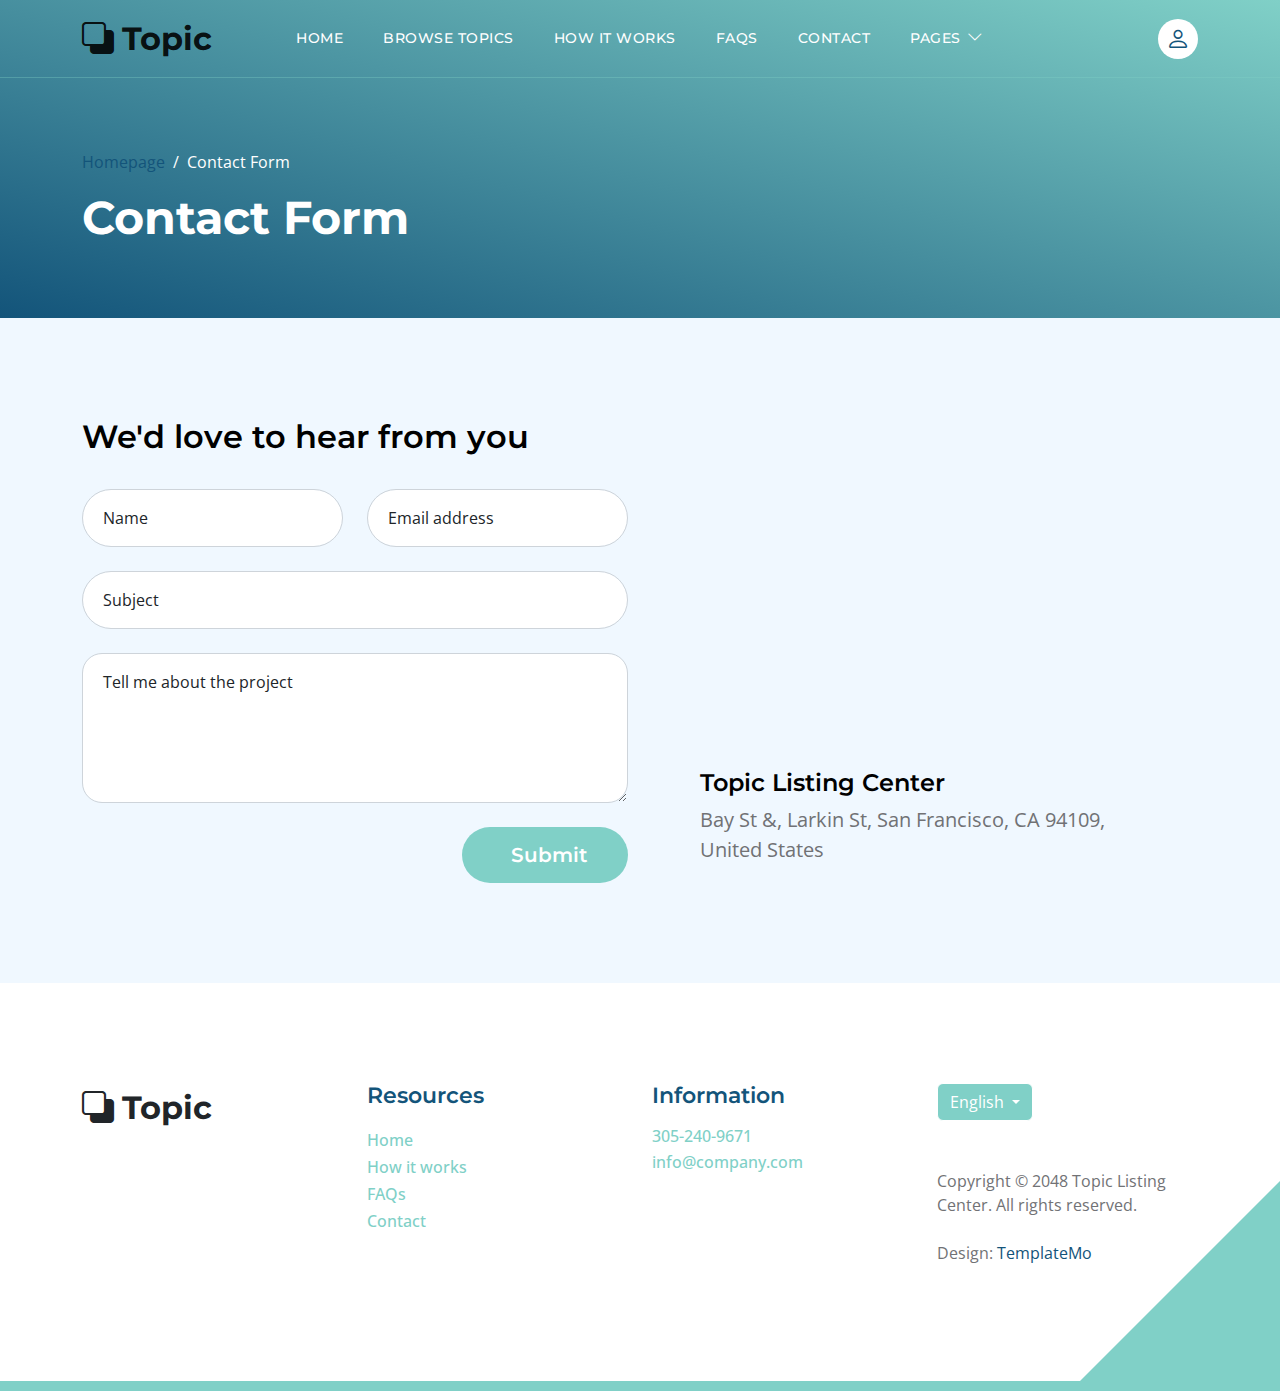
<file: contact.html>
<!doctype html>
<html lang="en">
<head>
    <meta charset="utf-8">
    <meta name="viewport" content="width=device-width, initial-scale=1">

    <meta name="description" content="">
    <meta name="author" content="">

    <title>Topic Listing Contact Page</title>

    <!-- CSS FILES -->
    <link rel="preconnect" href="https://fonts.googleapis.com">

    <link rel="preconnect" href="https://fonts.gstatic.com" crossorigin>

    <link href="https://fonts.googleapis.com/css2?family=Montserrat:wght@500;600;700&family=Open+Sans&display=swap"
          rel="stylesheet">

    <link href="css/bootstrap.min.css" rel="stylesheet">

    <link href="css/bootstrap-icons.css" rel="stylesheet">

    <link href="css/templatemo-topic-listing.css" rel="stylesheet">
    <!--

    TemplateMo 590 topic listing

    https://templatemo.com/tm-590-topic-listing

    -->
</head>

<body class="topics-listing-page" id="top">

<main>

    <nav class="navbar navbar-expand-lg">
        <div class="container">
            <a class="navbar-brand" href="index.html">
                <i class="bi-back"></i>
                <span>Topic</span>
            </a>

            <div class="d-lg-none ms-auto me-4">
                <a href="#top" class="navbar-icon bi-person smoothscroll"></a>
            </div>

            <button class="navbar-toggler" type="button" data-bs-toggle="collapse" data-bs-target="#navbarNav"
                    aria-controls="navbarNav" aria-expanded="false" aria-label="Toggle navigation">
                <span class="navbar-toggler-icon"></span>
            </button>

            <div class="collapse navbar-collapse" id="navbarNav">
                <ul class="navbar-nav ms-lg-5 me-lg-auto">
                    <li class="nav-item">
                        <a class="nav-link click-scroll" href="index.html#section_1">Home</a>
                    </li>

                    <li class="nav-item">
                        <a class="nav-link click-scroll" href="index.html#section_2">Browse Topics</a>
                    </li>

                    <li class="nav-item">
                        <a class="nav-link click-scroll" href="index.html#section_3">How it works</a>
                    </li>

                    <li class="nav-item">
                        <a class="nav-link click-scroll" href="index.html#section_4">FAQs</a>
                    </li>

                    <li class="nav-item">
                        <a class="nav-link click-scroll" href="index.html#section_5">Contact</a>
                    </li>

                    <li class="nav-item dropdown">
                        <a class="nav-link dropdown-toggle" href="#section_5" id="navbarLightDropdownMenuLink"
                           role="button" data-bs-toggle="dropdown" aria-expanded="false">Pages</a>

                        <ul class="dropdown-menu dropdown-menu-light" aria-labelledby="navbarLightDropdownMenuLink">
                            <li><a class="dropdown-item" href="topics-listing.html">Topics Listing</a></li>

                            <li><a class="dropdown-item active" href="contact.html">Contact Form</a></li>
                        </ul>
                    </li>
                </ul>

                <div class="d-none d-lg-block">
                    <a href="#top" class="navbar-icon bi-person smoothscroll"></a>
                </div>
            </div>
        </div>
    </nav>


    <header class="site-header d-flex flex-column justify-content-center align-items-center">
        <div class="container">
            <div class="row align-items-center">

                <div class="col-lg-5 col-12">
                    <nav aria-label="breadcrumb">
                        <ol class="breadcrumb">
                            <li class="breadcrumb-item"><a href="index.html">Homepage</a></li>

                            <li class="breadcrumb-item active" aria-current="page">Contact Form</li>
                        </ol>
                    </nav>

                    <h2 class="text-white">Contact Form</h2>
                </div>

            </div>
        </div>
    </header>


    <section class="section-padding section-bg">
        <div class="container">
            <div class="row">

                <div class="col-lg-12 col-12">
                    <h3 class="mb-4 pb-2">We'd love to hear from you</h3>
                </div>

                <div class="col-lg-6 col-12">
                    <form action="#" method="post" class="custom-form contact-form" role="form">
                        <div class="row">
                            <div class="col-lg-6 col-md-6 col-12">
                                <div class="form-floating">
                                    <input type="text" name="name" id="name" class="form-control" placeholder="Name"
                                           required="">

                                    <label for="floatingInput">Name</label>
                                </div>
                            </div>

                            <div class="col-lg-6 col-md-6 col-12">
                                <div class="form-floating">
                                    <input type="email" name="email" id="email" pattern="[^ @]*@[^ @]*"
                                           class="form-control" placeholder="Email address" required="">

                                    <label for="floatingInput">Email address</label>
                                </div>
                            </div>

                            <div class="col-lg-12 col-12">
                                <div class="form-floating">
                                    <input type="text" name="subject" id="name" class="form-control" placeholder="Name"
                                           required="">

                                    <label for="floatingInput">Subject</label>
                                </div>

                                <div class="form-floating">
                                    <textarea class="form-control" id="message" name="message"
                                              placeholder="Tell me about the project"></textarea>

                                    <label for="floatingTextarea">Tell me about the project</label>
                                </div>
                            </div>

                            <div class="col-lg-4 col-12 ms-auto">
                                <button type="submit" class="form-control">Submit</button>
                            </div>

                        </div>
                    </form>
                </div>

                <div class="col-lg-5 col-12 mx-auto mt-5 mt-lg-0">
                    <iframe class="google-map"
                            src="https://www.google.com/maps/embed?pb=!1m18!1m12!1m3!1d2595.065641062665!2d-122.4230416990949!3d37.80335401520422!2m3!1f0!2f0!3f0!3m2!1i1024!2i768!4f13.1!3m3!1m2!1s0x80858127459fabad%3A0x808ba520e5e9edb7!2sFrancisco%20Park!5e1!3m2!1sen!2sth!4v1684340239744!5m2!1sen!2sth"
                            width="100%" height="250" style="border:0;" allowfullscreen="" loading="lazy"
                            referrerpolicy="no-referrer-when-downgrade"></iframe>

                    <h5 class="mt-4 mb-2">Topic Listing Center</h5>

                    <p>Bay St &amp;, Larkin St, San Francisco, CA 94109, United States</p>
                </div>

            </div>
        </div>
    </section>
</main>

<footer class="site-footer section-padding">
    <div class="container">
        <div class="row">

            <div class="col-lg-3 col-12 mb-4 pb-2">
                <a class="navbar-brand mb-2" href="index.html">
                    <i class="bi-back"></i>
                    <span>Topic</span>
                </a>
            </div>

            <div class="col-lg-3 col-md-4 col-6">
                <h6 class="site-footer-title mb-3">Resources</h6>

                <ul class="site-footer-links">
                    <li class="site-footer-link-item">
                        <a href="#" class="site-footer-link">Home</a>
                    </li>

                    <li class="site-footer-link-item">
                        <a href="#" class="site-footer-link">How it works</a>
                    </li>

                    <li class="site-footer-link-item">
                        <a href="#" class="site-footer-link">FAQs</a>
                    </li>

                    <li class="site-footer-link-item">
                        <a href="#" class="site-footer-link">Contact</a>
                    </li>
                </ul>
            </div>

            <div class="col-lg-3 col-md-4 col-6 mb-4 mb-lg-0">
                <h6 class="site-footer-title mb-3">Information</h6>

                <p class="text-white d-flex mb-1">
                    <a href="tel: 305-240-9671" class="site-footer-link">
                        305-240-9671
                    </a>
                </p>

                <p class="text-white d-flex">
                    <a href="mailto:info@company.com" class="site-footer-link">
                        info@company.com
                    </a>
                </p>
            </div>

            <div class="col-lg-3 col-md-4 col-12 mt-4 mt-lg-0 ms-auto">
                <div class="dropdown">
                    <button class="btn btn-secondary dropdown-toggle" type="button" data-bs-toggle="dropdown"
                            aria-expanded="false">
                        English
                    </button>

                    <ul class="dropdown-menu">
                        <li>
                            <button class="dropdown-item" type="button">Thai</button>
                        </li>

                        <li>
                            <button class="dropdown-item" type="button">Myanmar</button>
                        </li>

                        <li>
                            <button class="dropdown-item" type="button">Arabic</button>
                        </li>
                    </ul>
                </div>

                <p class="copyright-text mt-lg-5 mt-4">Copyright © 2048 Topic Listing Center. All rights reserved.
                    <br><br>Design: <a rel="nofollow" href="https://templatemo.com" target="_blank">TemplateMo</a></p>

            </div>

        </div>
    </div>
</footer>

<!-- JAVASCRIPT FILES -->
<script src="js/jquery.min.js"></script>
<script src="js/bootstrap.bundle.min.js"></script>
<script src="js/jquery.sticky.js"></script>
<script src="js/custom.js"></script>

</body>
</html>
</file>
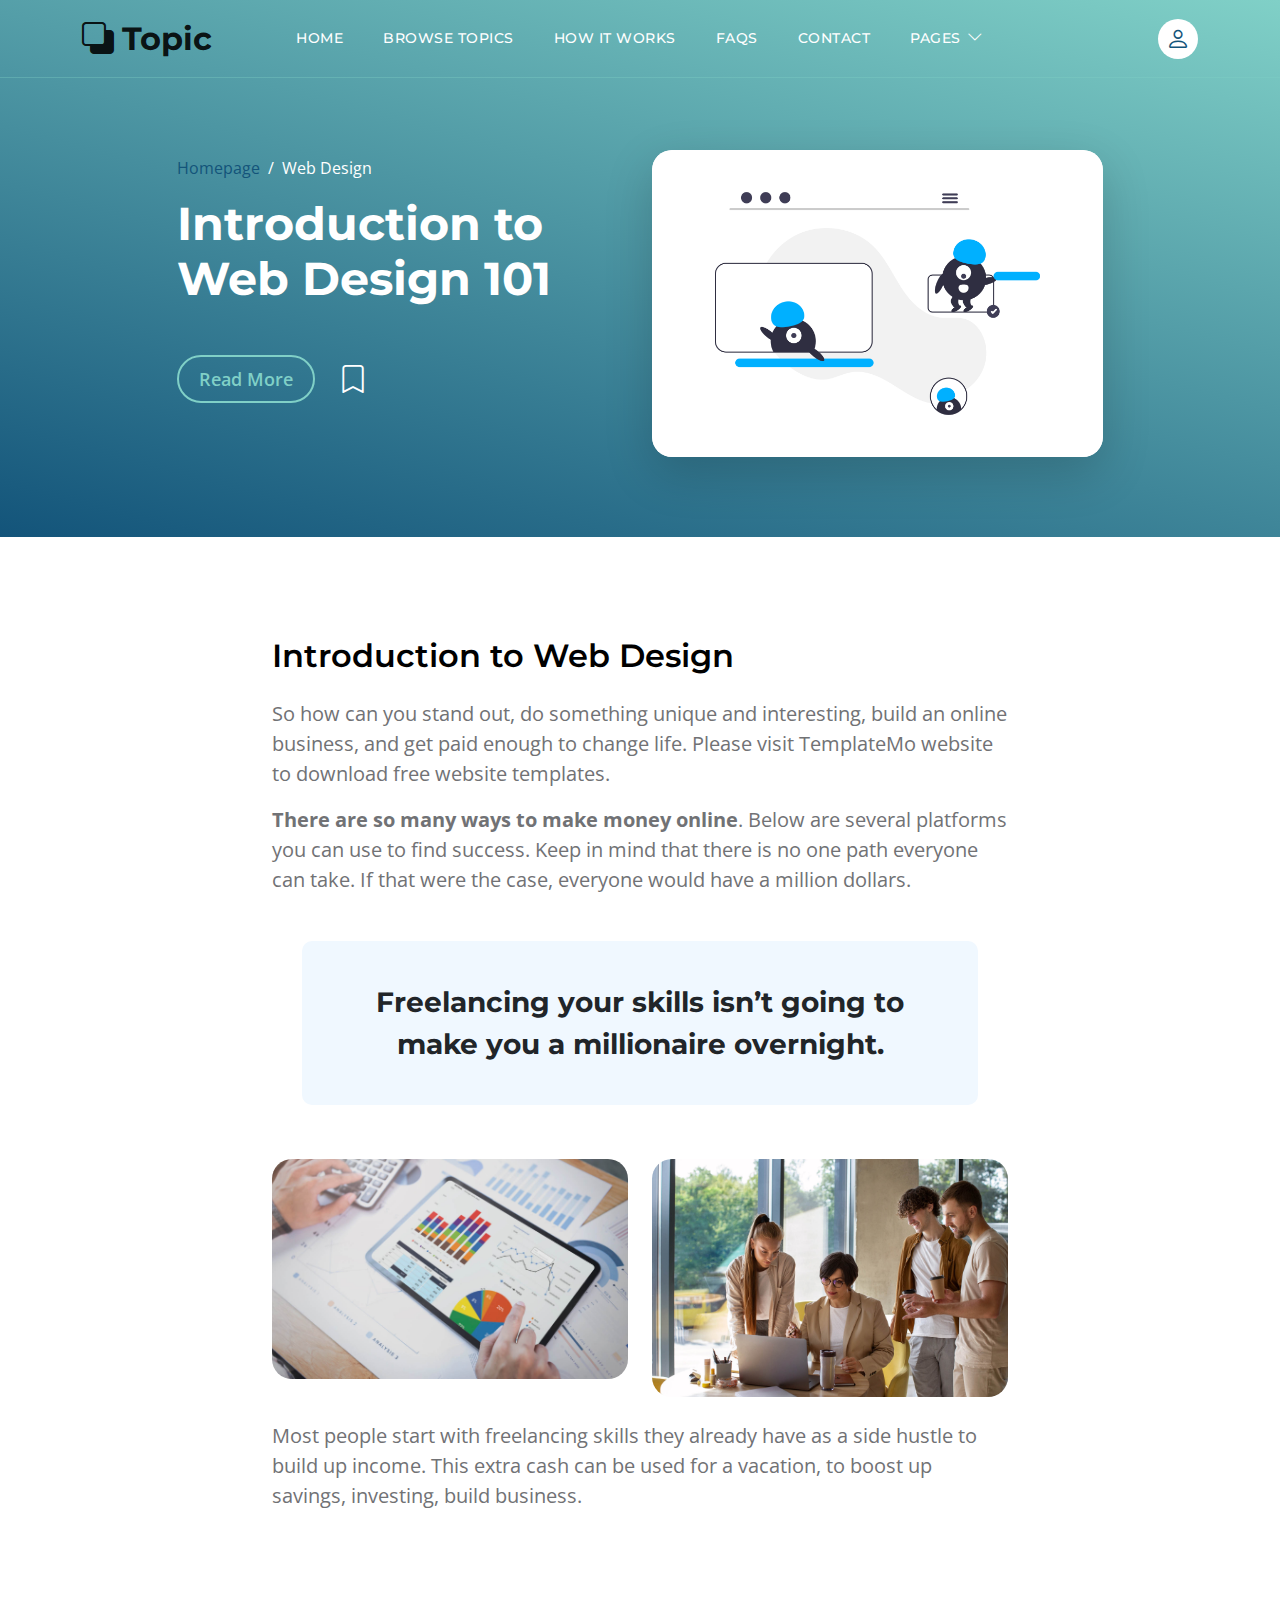
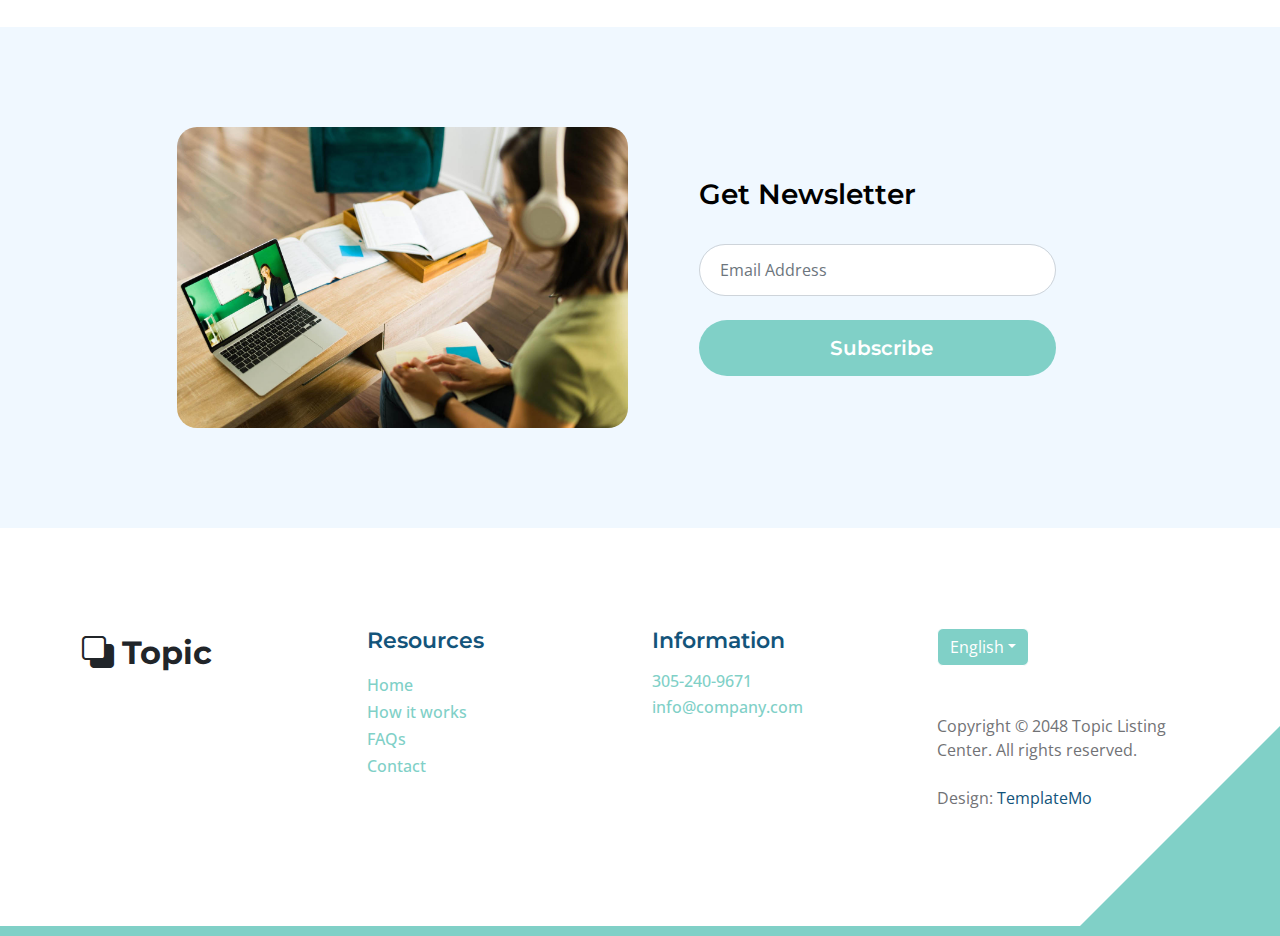
<file: topics-detail.html>
<!doctype html>
<html lang="en">
    <head>
        <meta charset="utf-8">
        <meta name="viewport" content="width=device-width, initial-scale=1">

        <meta name="description" content="">
        <meta name="author" content="">

        <title>Topic Detail Page</title>

        <!-- CSS FILES -->        
        <link rel="preconnect" href="https://fonts.googleapis.com">
        
        <link rel="preconnect" href="https://fonts.gstatic.com" crossorigin>

        <link href="https://fonts.googleapis.com/css2?family=Montserrat:wght@500;600;700&family=Open+Sans&display=swap" rel="stylesheet">
                        
        <link href="css/bootstrap.min.css" rel="stylesheet">

        <link href="css/bootstrap-icons.css" rel="stylesheet">

        <link href="css/templatemo-topic-listing.css" rel="stylesheet">
<!--

TemplateMo 590 topic listing

https://templatemo.com/tm-590-topic-listing

-->
    </head>
    
    <body id="top">

        <main>

            <nav class="navbar navbar-expand-lg">
                <div class="container">
                    <a class="navbar-brand" href="index.html">
                        <i class="bi-back"></i>
                        <span>Topic</span>
                    </a>

                    <div class="d-lg-none ms-auto me-4">
                        <a href="#top" class="navbar-icon bi-person smoothscroll"></a>
                    </div>
    
                    <button class="navbar-toggler" type="button" data-bs-toggle="collapse" data-bs-target="#navbarNav" aria-controls="navbarNav" aria-expanded="false" aria-label="Toggle navigation">
                        <span class="navbar-toggler-icon"></span>
                    </button>
    
                    <div class="collapse navbar-collapse" id="navbarNav">
                        <ul class="navbar-nav ms-lg-5 me-lg-auto">
                            <li class="nav-item">
                                <a class="nav-link click-scroll" href="index.html#section_1">Home</a>
                            </li>

                            <li class="nav-item">
                                <a class="nav-link click-scroll" href="index.html#section_2">Browse Topics</a>
                            </li>
    
                            <li class="nav-item">
                                <a class="nav-link click-scroll" href="index.html#section_3">How it works</a>
                            </li>

                            <li class="nav-item">
                                <a class="nav-link click-scroll" href="index.html#section_4">FAQs</a>
                            </li>
    
                            <li class="nav-item">
                                <a class="nav-link click-scroll" href="index.html#section_5">Contact</a>
                            </li>

                            <li class="nav-item dropdown">
                                <a class="nav-link dropdown-toggle" href="#section_5" id="navbarLightDropdownMenuLink" role="button" data-bs-toggle="dropdown" aria-expanded="false">Pages</a>

                                <ul class="dropdown-menu dropdown-menu-light" aria-labelledby="navbarLightDropdownMenuLink">
                                    <li><a class="dropdown-item" href="topics-listing.html">Topics Listing</a></li>

                                    <li><a class="dropdown-item" href="contact.html">Contact Form</a></li>
                                </ul>
                            </li>
                        </ul>

                        <div class="d-none d-lg-block">
                            <a href="#top" class="navbar-icon bi-person smoothscroll"></a>
                        </div>
                    </div>
                </div>
            </nav>
            

            <header class="site-header d-flex flex-column justify-content-center align-items-center">
                <div class="container">
                    <div class="row justify-content-center align-items-center">

                        <div class="col-lg-5 col-12 mb-5">
                            <nav aria-label="breadcrumb">
                                <ol class="breadcrumb">
                                    <li class="breadcrumb-item"><a href="index.html">Homepage</a></li>

                                    <li class="breadcrumb-item active" aria-current="page">Web Design</li>
                                </ol>
                            </nav>

                            <h2 class="text-white">Introduction to <br> Web Design 101</h2>

                            <div class="d-flex align-items-center mt-5">
                                <a href="#topics-detail" class="btn custom-btn custom-border-btn smoothscroll me-4">Read More</a>

                                <a href="#top" class="custom-icon bi-bookmark smoothscroll"></a>
                            </div>
                        </div>

                        <div class="col-lg-5 col-12">
                            <div class="topics-detail-block bg-white shadow-lg">
                                <img src="images/topics/undraw_Remote_design_team_re_urdx.png" class="topics-detail-block-image img-fluid">
                            </div>
                        </div>

                    </div>
                </div>
            </header>


            <section class="topics-detail-section section-padding" id="topics-detail">
                <div class="container">
                    <div class="row">

                        <div class="col-lg-8 col-12 m-auto">
                            <h3 class="mb-4">Introduction to Web Design</h3>

                            <p>So how can you stand out, do something unique and interesting, build an online business, and get paid enough to change life. Please visit TemplateMo website to download free website templates.</p>

                            <p><strong>There are so many ways to make money online</strong>. Below are several platforms you can use to find success. Keep in mind that there is no one path everyone can take. If that were the case, everyone would have a million dollars.</p>

                            <blockquote>
                                Freelancing your skills isn’t going to make you a millionaire overnight.
                            </blockquote>

                            <div class="row my-4">
                                <div class="col-lg-6 col-md-6 col-12">
                                    <img src="images/businesswoman-using-tablet-analysis.jpg" class="topics-detail-block-image img-fluid">
                                </div>

                                <div class="col-lg-6 col-md-6 col-12 mt-4 mt-lg-0 mt-md-0">
                                    <img src="images/colleagues-working-cozy-office-medium-shot.jpg" class="topics-detail-block-image img-fluid">
                                </div>
                            </div>

                            <p>Most people start with freelancing skills they already have as a side hustle to build up income. This extra cash can be used for a vacation, to boost up savings, investing, build business.</p>
                        </div>

                    </div>
                </div>
            </section>


            <section class="section-padding section-bg">
                <div class="container">
                    <div class="row justify-content-center">

                        <div class="col-lg-5 col-12">
                            <img src="images/rear-view-young-college-student.jpg" class="newsletter-image img-fluid" alt="">
                        </div>

                        <div class="col-lg-5 col-12 subscribe-form-wrap d-flex justify-content-center align-items-center">
                            <form class="custom-form subscribe-form" action="#" method="post" role="form">
                                <h4 class="mb-4 pb-2">Get Newsletter</h4>

                                <input type="email" name="subscribe-email" id="subscribe-email" pattern="[^ @]*@[^ @]*" class="form-control" placeholder="Email Address" required="">

                                <div class="col-lg-12 col-12">
                                    <button type="submit" class="form-control">Subscribe</button>
                                </div>
                            </form>
                        </div>

                    </div>
                </div>
            </section>
        </main>
		
        <footer class="site-footer section-padding">
            <div class="container">
                <div class="row">

                    <div class="col-lg-3 col-12 mb-4 pb-2">
                        <a class="navbar-brand mb-2" href="index.html">
                            <i class="bi-back"></i>
                            <span>Topic</span>
                        </a>
                    </div>

                    <div class="col-lg-3 col-md-4 col-6">
                        <h6 class="site-footer-title mb-3">Resources</h6>

                        <ul class="site-footer-links">
                            <li class="site-footer-link-item">
                                <a href="#" class="site-footer-link">Home</a>
                            </li>

                            <li class="site-footer-link-item">
                                <a href="#" class="site-footer-link">How it works</a>
                            </li>

                            <li class="site-footer-link-item">
                                <a href="#" class="site-footer-link">FAQs</a>
                            </li>

                            <li class="site-footer-link-item">
                                <a href="#" class="site-footer-link">Contact</a>
                            </li>
                        </ul>
                    </div>

                    <div class="col-lg-3 col-md-4 col-6 mb-4 mb-lg-0">
                        <h6 class="site-footer-title mb-3">Information</h6>

                        <p class="text-white d-flex mb-1">
                            <a href="tel: 305-240-9671" class="site-footer-link">
                                305-240-9671
                            </a>
                        </p>

                        <p class="text-white d-flex">
                            <a href="mailto:info@company.com" class="site-footer-link">
                                info@company.com
                            </a>
                        </p>
                    </div>

                    <div class="col-lg-3 col-md-4 col-12 mt-4 mt-lg-0 ms-auto">
                        <div class="dropdown">
                            <button class="btn btn-secondary dropdown-toggle" type="button" data-bs-toggle="dropdown" aria-expanded="false">
                            English</button>

                            <ul class="dropdown-menu">
                                <li><button class="dropdown-item" type="button">Thai</button></li>

                                <li><button class="dropdown-item" type="button">Myanmar</button></li>

                                <li><button class="dropdown-item" type="button">Arabic</button></li>
                            </ul>
                        </div>

                        <p class="copyright-text mt-lg-5 mt-4">Copyright © 2048 Topic Listing Center. All rights reserved.
                        <br><br>Design: <a rel="nofollow" href="https://templatemo.com" target="_blank">TemplateMo</a></p>
                        
                    </div>

                </div>
            </div>
        </footer>

        <!-- JAVASCRIPT FILES -->
        <script src="js/jquery.min.js"></script>
        <script src="js/bootstrap.bundle.min.js"></script>
        <script src="js/jquery.sticky.js"></script>
        <script src="js/custom.js"></script>

    </body>
</html>
</file>
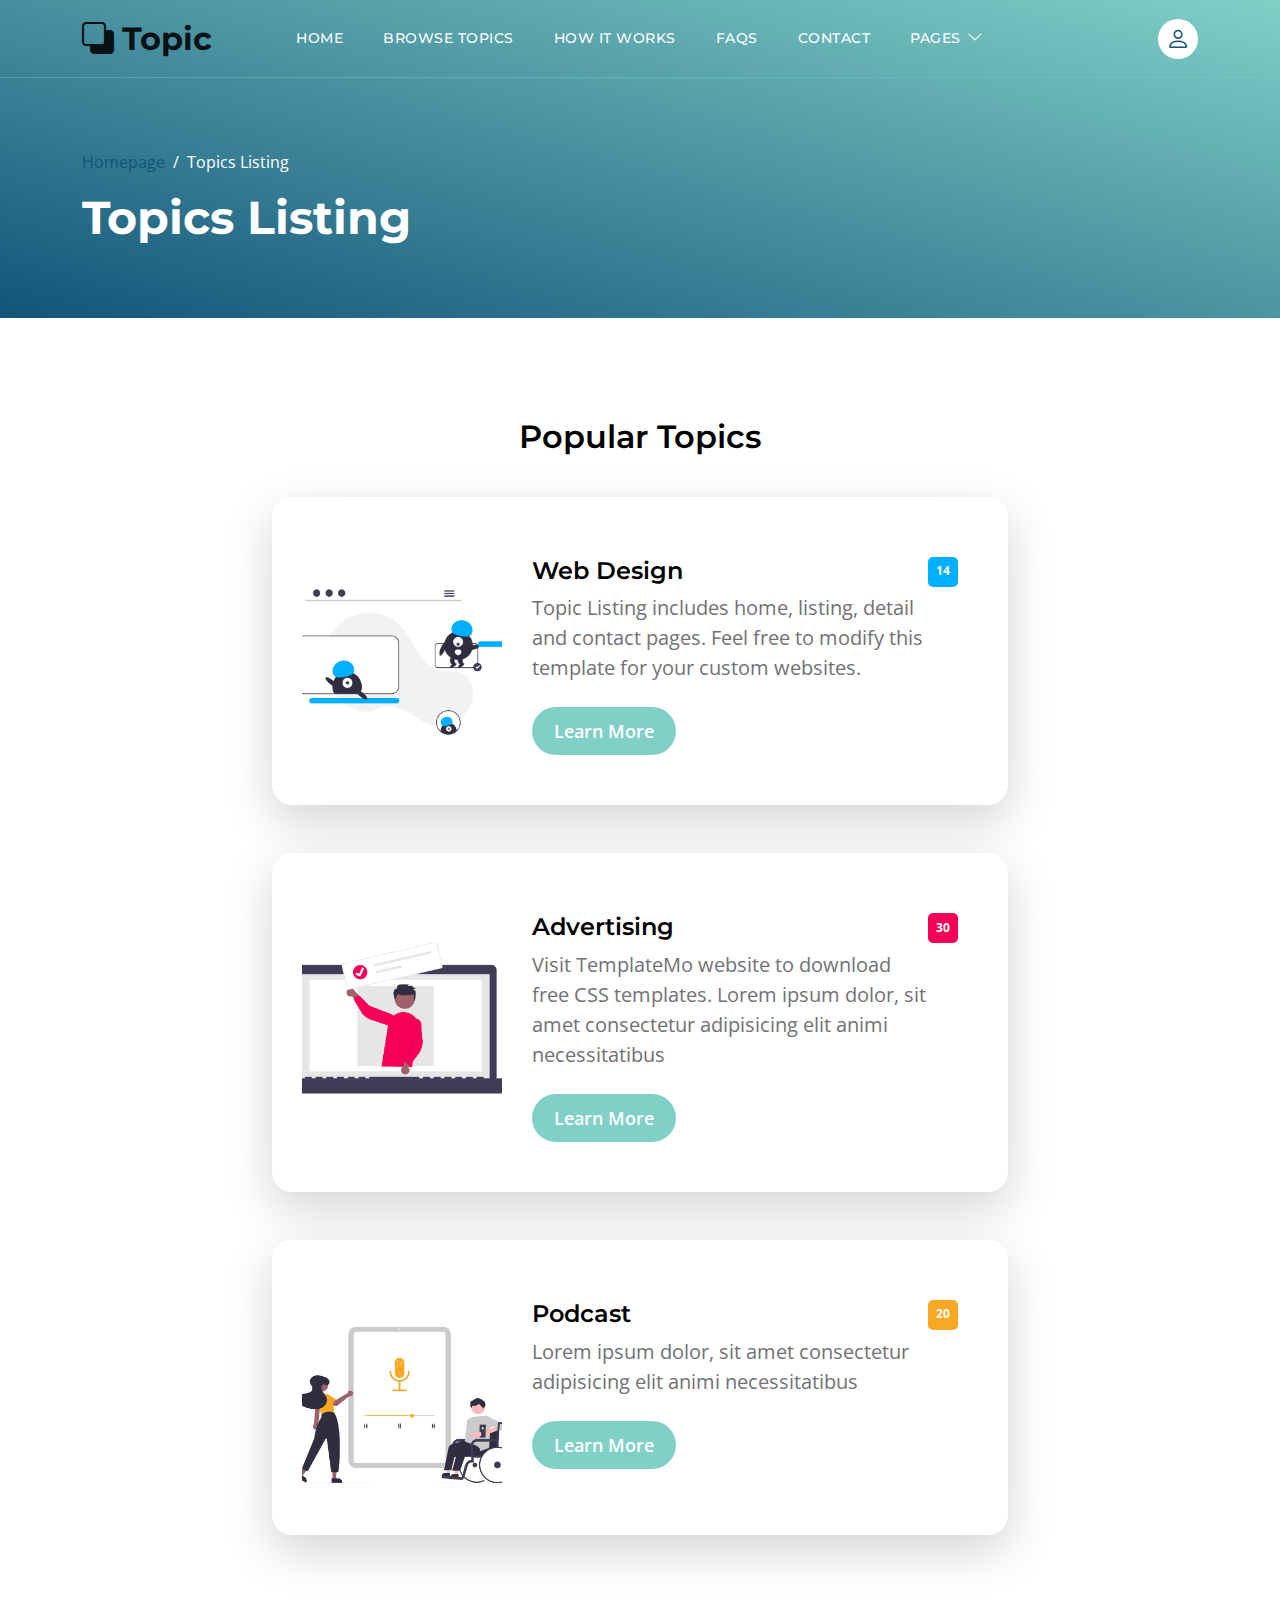
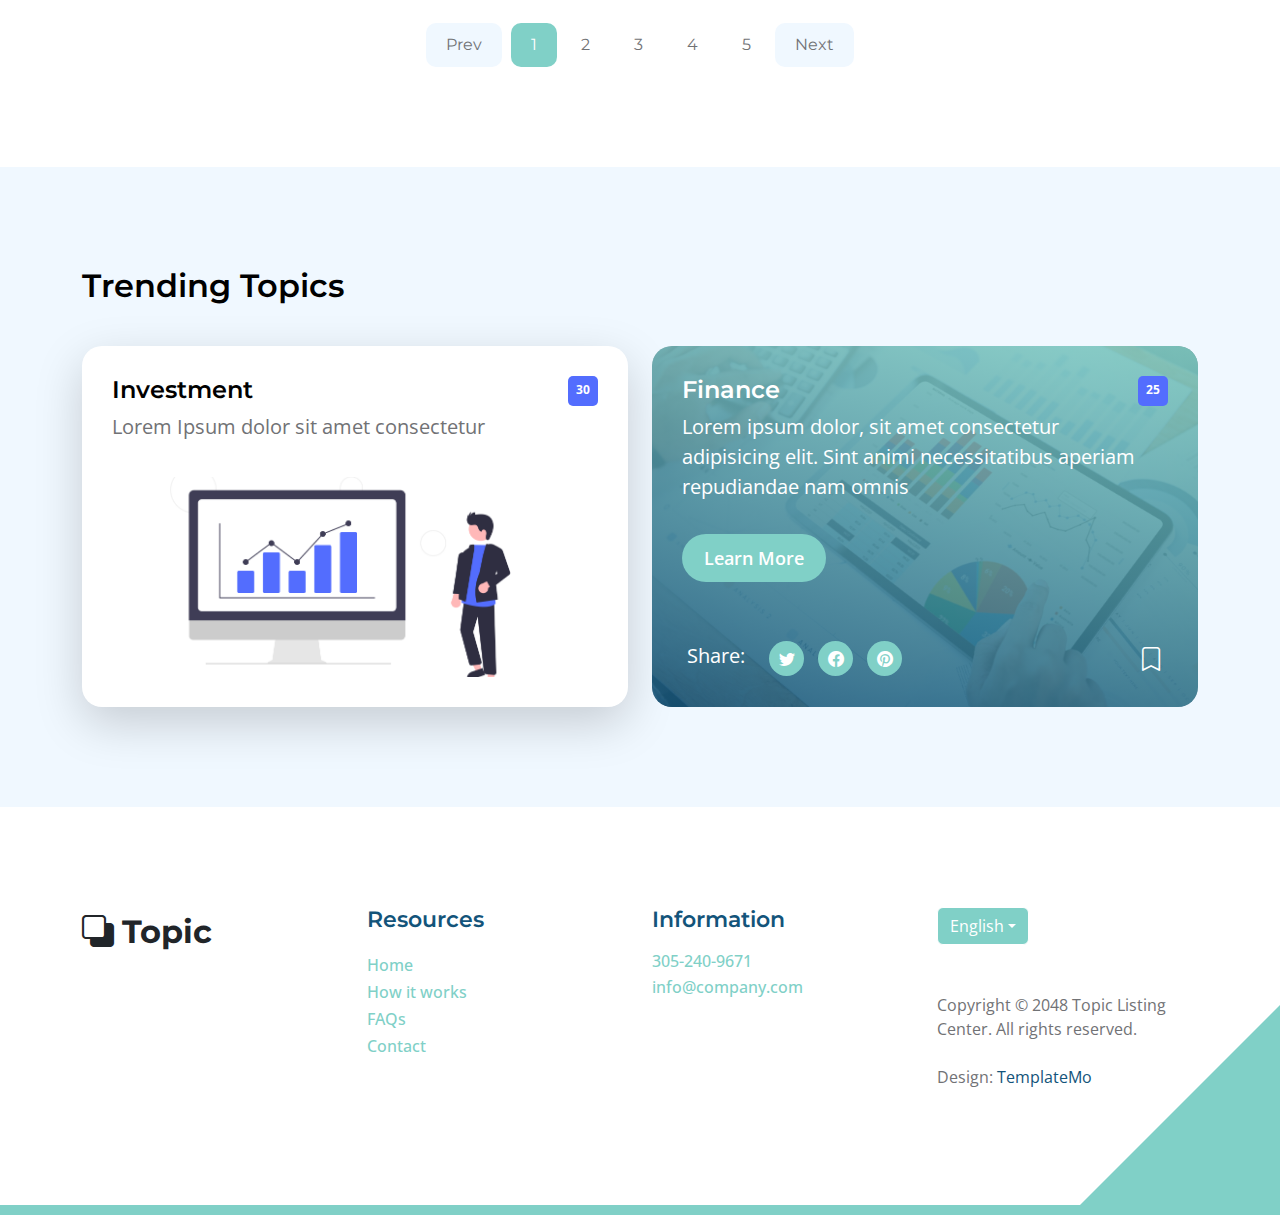
<file: topics-listing.html>
<!doctype html>
<html lang="en">
    <head>
        <meta charset="utf-8">
        <meta name="viewport" content="width=device-width, initial-scale=1">

        <meta name="description" content="">
        <meta name="author" content="">

        <title>Topic Listing Page</title>

        <!-- CSS FILES -->        
        <link rel="preconnect" href="https://fonts.googleapis.com">
        
        <link rel="preconnect" href="https://fonts.gstatic.com" crossorigin>

        <link href="https://fonts.googleapis.com/css2?family=Montserrat:wght@500;600;700&family=Open+Sans&display=swap" rel="stylesheet">
                        
        <link href="css/bootstrap.min.css" rel="stylesheet">

        <link href="css/bootstrap-icons.css" rel="stylesheet">

        <link href="css/templatemo-topic-listing.css" rel="stylesheet">
<!--

TemplateMo 590 topic listing

https://templatemo.com/tm-590-topic-listing

-->
    </head>
    
    <body class="topics-listing-page" id="top">

        <main>

            <nav class="navbar navbar-expand-lg">
                <div class="container">
                    <a class="navbar-brand" href="index.html">
                        <i class="bi-back"></i>
                        <span>Topic</span>
                    </a>

                    <div class="d-lg-none ms-auto me-4">
                        <a href="#top" class="navbar-icon bi-person smoothscroll"></a>
                    </div>
    
                    <button class="navbar-toggler" type="button" data-bs-toggle="collapse" data-bs-target="#navbarNav" aria-controls="navbarNav" aria-expanded="false" aria-label="Toggle navigation">
                        <span class="navbar-toggler-icon"></span>
                    </button>
    
                    <div class="collapse navbar-collapse" id="navbarNav">
                        <ul class="navbar-nav ms-lg-5 me-lg-auto">
                            <li class="nav-item">
                                <a class="nav-link click-scroll" href="index.html#section_1">Home</a>
                            </li>

                            <li class="nav-item">
                                <a class="nav-link click-scroll" href="index.html#section_2">Browse Topics</a>
                            </li>
    
                            <li class="nav-item">
                                <a class="nav-link click-scroll" href="index.html#section_3">How it works</a>
                            </li>

                            <li class="nav-item">
                                <a class="nav-link click-scroll" href="index.html#section_4">FAQs</a>
                            </li>
    
                            <li class="nav-item">
                                <a class="nav-link click-scroll" href="index.html#section_5">Contact</a>
                            </li>

                            <li class="nav-item dropdown">
                                <a class="nav-link dropdown-toggle" href="#section_5" id="navbarLightDropdownMenuLink" role="button" data-bs-toggle="dropdown" aria-expanded="false">Pages</a>

                                <ul class="dropdown-menu dropdown-menu-light" aria-labelledby="navbarLightDropdownMenuLink">
                                    <li><a class="dropdown-item active" href="topics-listing.html">Topics Listing</a></li>

                                    <li><a class="dropdown-item" href="contact.html">Contact Form</a></li>
                                </ul>
                            </li>
                        </ul>

                        <div class="d-none d-lg-block">
                            <a href="#top" class="navbar-icon bi-person smoothscroll"></a>
                        </div>
                    </div>
                </div>
            </nav>


            <header class="site-header d-flex flex-column justify-content-center align-items-center">
                <div class="container">
                    <div class="row align-items-center">

                        <div class="col-lg-5 col-12">
                            <nav aria-label="breadcrumb">
                                <ol class="breadcrumb">
                                    <li class="breadcrumb-item"><a href="index.html">Homepage</a></li>

                                    <li class="breadcrumb-item active" aria-current="page">Topics Listing</li>
                                </ol>
                            </nav>

                            <h2 class="text-white">Topics Listing</h2>
                        </div>

                    </div>
                </div>
            </header>


            <section class="section-padding">
                <div class="container">
                    <div class="row">

                        <div class="col-lg-12 col-12 text-center">
                            <h3 class="mb-4">Popular Topics</h3>
                        </div>

                        <div class="col-lg-8 col-12 mt-3 mx-auto">
                            <div class="custom-block custom-block-topics-listing bg-white shadow-lg mb-5">
                                <div class="d-flex">
                                    <img src="images/topics/undraw_Remote_design_team_re_urdx.png" class="custom-block-image img-fluid" alt="">

                                    <div class="custom-block-topics-listing-info d-flex">
                                        <div>
                                            <h5 class="mb-2">Web Design</h5>

                                            <p class="mb-0">Topic Listing includes home, listing, detail and contact pages. Feel free to modify this template for your custom websites.</p>

                                            <a href="topics-detail.html" class="btn custom-btn mt-3 mt-lg-4">Learn More</a>
                                        </div>

                                        <span class="badge bg-design rounded-pill ms-auto">14</span>
                                    </div>
                                </div>
                            </div>

                            <div class="custom-block custom-block-topics-listing bg-white shadow-lg mb-5">
                                <div class="d-flex">
                                    <img src="images/topics/undraw_online_ad_re_ol62.png" class="custom-block-image img-fluid" alt="">

                                    <div class="custom-block-topics-listing-info d-flex">
                                        <div>
                                            <h5 class="mb-2">Advertising</h5>

                                            <p class="mb-0">Visit TemplateMo website to download free CSS templates. Lorem ipsum dolor, sit amet consectetur adipisicing elit animi necessitatibus</p>

                                            <a href="topics-detail.html" class="btn custom-btn mt-3 mt-lg-4">Learn More</a>
                                        </div>

                                        <span class="badge bg-advertising rounded-pill ms-auto">30</span>
                                    </div>
                                </div>
                            </div>

                            <div class="custom-block custom-block-topics-listing bg-white shadow-lg mb-5">
                                <div class="d-flex">
                                    <img src="images/topics/undraw_Podcast_audience_re_4i5q.png" class="custom-block-image img-fluid" alt="">

                                    <div class="custom-block-topics-listing-info d-flex">
                                        <div>
                                            <h5 class="mb-2">Podcast</h5>

                                            <p class="mb-0">Lorem ipsum dolor, sit amet consectetur adipisicing elit animi necessitatibus</p>

                                            <a href="topics-detail.html" class="btn custom-btn mt-3 mt-lg-4">Learn More</a>
                                        </div>

                                        <span class="badge bg-music rounded-pill ms-auto">20</span>
                                    </div>
                                </div>
                            </div>
                        </div>

                        <div class="col-lg-12 col-12">
                            <nav aria-label="Page navigation example">
                                <ul class="pagination justify-content-center mb-0">
                                    <li class="page-item">
                                        <a class="page-link" href="#" aria-label="Previous">
                                            <span aria-hidden="true">Prev</span>
                                        </a>
                                    </li>

                                    <li class="page-item active" aria-current="page">
                                        <a class="page-link" href="#">1</a>
                                    </li>
                                    
                                    <li class="page-item">
                                        <a class="page-link" href="#">2</a>
                                    </li>
                                    
                                    <li class="page-item">
                                        <a class="page-link" href="#">3</a>
                                    </li>

                                    <li class="page-item">
                                        <a class="page-link" href="#">4</a>
                                    </li>

                                    <li class="page-item">
                                        <a class="page-link" href="#">5</a>
                                    </li>
                                    
                                    <li class="page-item">
                                        <a class="page-link" href="#" aria-label="Next">
                                            <span aria-hidden="true">Next</span>
                                        </a>
                                    </li>
                                </ul>
                            </nav>
                        </div>

                    </div>
                </div>
            </section>


            <section class="section-padding section-bg">
                <div class="container">
                    <div class="row">

                        <div class="col-lg-12 col-12">
                            <h3 class="mb-4">Trending Topics</h3>
                        </div>

                        <div class="col-lg-6 col-md-6 col-12 mt-3 mb-4 mb-lg-0">
                            <div class="custom-block bg-white shadow-lg">
                                <a href="topics-detail.html">
                                    <div class="d-flex">
                                        <div>
                                            <h5 class="mb-2">Investment</h5>

                                            <p class="mb-0">Lorem Ipsum dolor sit amet consectetur</p>
                                        </div>

                                        <span class="badge bg-finance rounded-pill ms-auto">30</span>
                                    </div>

                                    <img src="images/topics/undraw_Finance_re_gnv2.png" class="custom-block-image img-fluid" alt="">
                                </a>
                            </div>
                        </div>

                        <div class="col-lg-6 col-md-6 col-12 mt-lg-3">
                            <div class="custom-block custom-block-overlay">
                                <div class="d-flex flex-column h-100">
                                    <img src="images/businesswoman-using-tablet-analysis.jpg" class="custom-block-image img-fluid" alt="">

                                    <div class="custom-block-overlay-text d-flex">
                                        <div>
                                            <h5 class="text-white mb-2">Finance</h5>

                                            <p class="text-white">Lorem ipsum dolor, sit amet consectetur adipisicing elit. Sint animi necessitatibus aperiam repudiandae nam omnis</p>

                                            <a href="topics-detail.html" class="btn custom-btn mt-2 mt-lg-3">Learn More</a>
                                        </div>

                                        <span class="badge bg-finance rounded-pill ms-auto">25</span>
                                    </div>

                                    <div class="social-share d-flex">
                                        <p class="text-white me-4">Share:</p>

                                        <ul class="social-icon">
                                            <li class="social-icon-item">
                                                <a href="#" class="social-icon-link bi-twitter"></a>
                                            </li>

                                            <li class="social-icon-item">
                                                <a href="#" class="social-icon-link bi-facebook"></a>
                                            </li>

                                            <li class="social-icon-item">
                                                <a href="#" class="social-icon-link bi-pinterest"></a>
                                            </li>
                                        </ul>

                                        <a href="#" class="custom-icon bi-bookmark ms-auto"></a>
                                    </div>

                                    <div class="section-overlay"></div>
                                </div>
                            </div>
                        </div>

                    </div>
                </div>
            </section>
        </main>

		<footer class="site-footer section-padding">
            <div class="container">
                <div class="row">

                    <div class="col-lg-3 col-12 mb-4 pb-2">
                        <a class="navbar-brand mb-2" href="index.html">
                            <i class="bi-back"></i>
                            <span>Topic</span>
                        </a>
                    </div>

                    <div class="col-lg-3 col-md-4 col-6">
                        <h6 class="site-footer-title mb-3">Resources</h6>

                        <ul class="site-footer-links">
                            <li class="site-footer-link-item">
                                <a href="#" class="site-footer-link">Home</a>
                            </li>

                            <li class="site-footer-link-item">
                                <a href="#" class="site-footer-link">How it works</a>
                            </li>

                            <li class="site-footer-link-item">
                                <a href="#" class="site-footer-link">FAQs</a>
                            </li>

                            <li class="site-footer-link-item">
                                <a href="#" class="site-footer-link">Contact</a>
                            </li>
                        </ul>
                    </div>

                    <div class="col-lg-3 col-md-4 col-6 mb-4 mb-lg-0">
                        <h6 class="site-footer-title mb-3">Information</h6>

                        <p class="text-white d-flex mb-1">
                            <a href="tel: 305-240-9671" class="site-footer-link">
                                305-240-9671
                            </a>
                        </p>

                        <p class="text-white d-flex">
                            <a href="mailto:info@company.com" class="site-footer-link">
                                info@company.com
                            </a>
                        </p>
                    </div>

                    <div class="col-lg-3 col-md-4 col-12 mt-4 mt-lg-0 ms-auto">
                        <div class="dropdown">
                            <button class="btn btn-secondary dropdown-toggle" type="button" data-bs-toggle="dropdown" aria-expanded="false">
                            English</button>

                            <ul class="dropdown-menu">
                                <li><button class="dropdown-item" type="button">Thai</button></li>

                                <li><button class="dropdown-item" type="button">Myanmar</button></li>

                                <li><button class="dropdown-item" type="button">Arabic</button></li>
                            </ul>
                        </div>

                        <p class="copyright-text mt-lg-5 mt-4">Copyright © 2048 Topic Listing Center. All rights reserved.
                        <br><br>Design: <a rel="nofollow" href="https://templatemo.com" target="_blank">TemplateMo</a></p>
                        
                    </div>

                </div>
            </div>
        </footer>

        <!-- JAVASCRIPT FILES -->
        <script src="js/jquery.min.js"></script>
        <script src="js/bootstrap.bundle.min.js"></script>
        <script src="js/jquery.sticky.js"></script>
        <script src="js/custom.js"></script>

    </body>
</html>
</file>
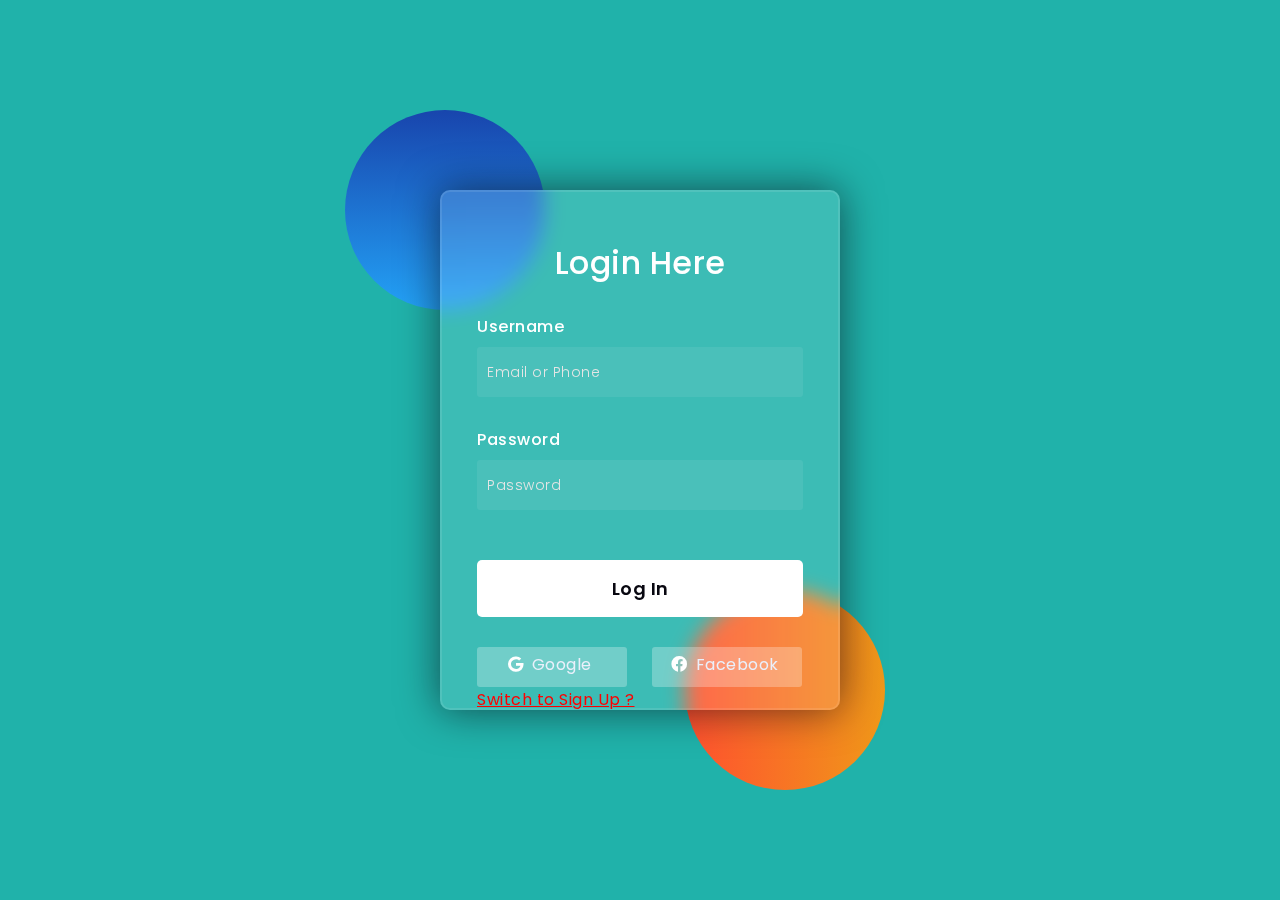
<file: src/login.html>
<!DOCTYPE html>
<html lang="en">
  <head>
    <!-- Design by foolishdeveloper.com -->
    <title>Glassmorphism login Form Tutorial in html css</title>

    <link rel="preconnect" href="https://fonts.gstatic.com" />
    <link
      rel="stylesheet"
      href="https://cdnjs.cloudflare.com/ajax/libs/font-awesome/5.15.4/css/all.min.css"
    />
    <link
      href="https://fonts.googleapis.com/css2?family=Poppins:wght@300;500;600&display=swap"
      rel="stylesheet"
    />
    <!--Stylesheet-->
    <link rel="stylesheet" href="styles.css" />
  </head>
  <body>
    <div class="form-container" id="loginForm1">
      <div class="background">
        <div class="shape"></div>
        <div class="shape"></div>
      </div>
      <form id="loginForm">
        <h3>Login Here</h3>

        <label for="username1">Username</label>
        <input type="text" placeholder="Email or Phone" id="username1" />

        <label for="password1">Password</label>
        <input type="password" placeholder="Password" id="password1" />

        <button type="button" onclick="login()">Log In</button>
        <div class="social">
          <div class="go"><i class="fab fa-google"></i> Google</div>
          <div class="fb"><i class="fab fa-facebook"></i> Facebook</div>
        </div>
        <a style="color: red" href="signup.html"> Switch to Sign Up ? </a>
      </form>
    </div>
    <script src="login.js"></script>
  </body>
</html>
</file>
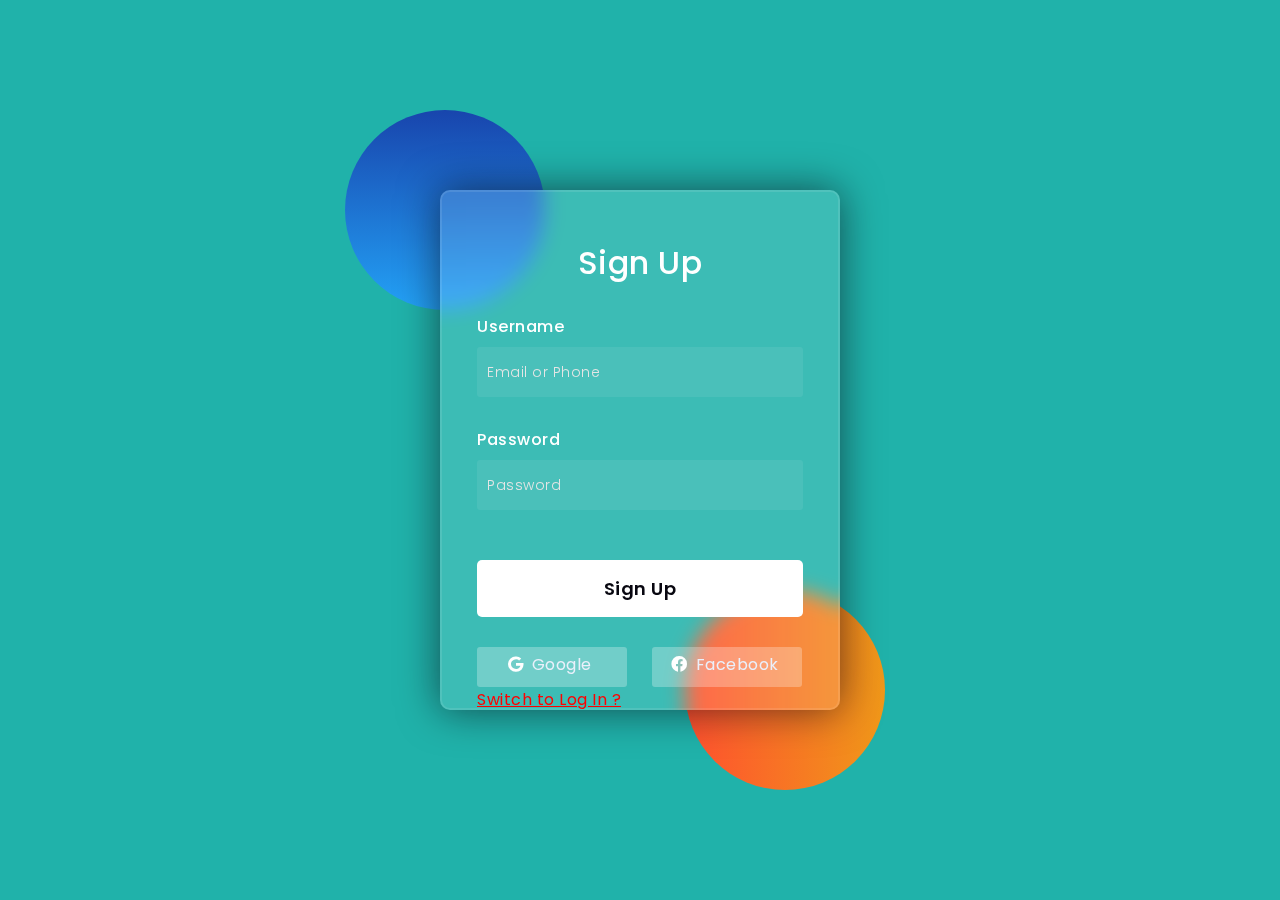
<file: src/signup.html>
<!DOCTYPE html>
<html lang="en">
  <head>
    <!-- Design by foolishdeveloper.com -->
    <title>Glassmorphism login Form Tutorial in html css</title>

    <link rel="preconnect" href="https://fonts.gstatic.com" />
    <link
      rel="stylesheet"
      href="https://cdnjs.cloudflare.com/ajax/libs/font-awesome/5.15.4/css/all.min.css"
    />
    <link
      href="https://fonts.googleapis.com/css2?family=Poppins:wght@300;500;600&display=swap"
      rel="stylesheet"
    />
    <!--Stylesheet-->
    <link rel="stylesheet" href="styles.css" />
  </head>
  <body>
    <div class="form-container" id="loginForm2">
      <div class="background">
        <div class="shape"></div>
        <div class="shape"></div>
      </div>
      <form id="signupForm">
        <h3>Sign Up</h3>

        <label for="username2">Username</label>
        <input type="text" placeholder="Email or Phone" id="username2" />

        <label for="password2">Password</label>
        <input type="password" placeholder="Password" id="password2" />

        <button type="button" onclick="signup()">Sign Up</button>
        <div class="social">
          <div class="go"><i class="fab fa-google"></i> Google</div>
          <div class="fb"><i class="fab fa-facebook"></i> Facebook</div>
        </div>
        <a style="color: red" href="login.html"> Switch to Log In ?</a>
      </form>
    </div>
    <script src="login.js"></script>
</body>
</html>
</file>
<file: css/templatemo-topic-listing.css>
/*

TemplateMo 590 topic listing

https://templatemo.com/tm-590-topic-listing

*/

/*---------------------------------------
  CUSTOM PROPERTIES ( VARIABLES )             
-----------------------------------------*/
:root {
  --white-color:                  #ffffff;
  --primary-color:                #13547a;
  --secondary-color:              #80d0c7;
  --section-bg-color:             #f0f8ff;
  --custom-btn-bg-color:          #80d0c7;
  --custom-btn-bg-hover-color:    #13547a;
  --dark-color:                   #000000;
  --p-color:                      #717275;
  --border-color:                 #7fffd4;
  --link-hover-color:             #13547a;

  --body-font-family:             'Open Sans', sans-serif;
  --title-font-family:            'Montserrat', sans-serif;

  --h1-font-size:                 58px;
  --h2-font-size:                 46px;
  --h3-font-size:                 32px;
  --h4-font-size:                 28px;
  --h5-font-size:                 24px;
  --h6-font-size:                 22px;
  --p-font-size:                  20px;
  --menu-font-size:               14px;
  --btn-font-size:                18px;
  --copyright-font-size:          16px;

  --border-radius-large:          100px;
  --border-radius-medium:         20px;
  --border-radius-small:          10px;

  --font-weight-normal:           400;
  --font-weight-medium:           500;
  --font-weight-semibold:         600;
  --font-weight-bold:             700;
}

body {
  background-color: var(--white-color);
  font-family: var(--body-font-family); 
}


/*---------------------------------------
  TYPOGRAPHY               
-----------------------------------------*/

h2,
h3,
h4,
h5,
h6 {
  color: var(--dark-color);
}

h1,
h2,
h3,
h4,
h5,
h6 {
  font-family: var(--title-font-family); 
  font-weight: var(--font-weight-semibold);
}

h1 {
  font-size: var(--h1-font-size);
  font-weight: var(--font-weight-bold);
}

h2 {
  font-size: var(--h2-font-size);
  font-weight: var(--font-weight-bold);
}

h3 {
  font-size: var(--h3-font-size);
}

h4 {
  font-size: var(--h4-font-size);
}

h5 {
  font-size: var(--h5-font-size);
}

h6 {
  color: var(--primary-color);
  font-size: var(--h6-font-size);
}

p {
  color: var(--p-color);
  font-size: var(--p-font-size);
  font-weight: var(--font-weight-normal);
}

ul li {
  color: var(--p-color);
  font-size: var(--p-font-size);
  font-weight: var(--font-weight-normal);
}

a, 
button {
  touch-action: manipulation;
  transition: all 0.3s;
}

a {
  display: inline-block;
  color: var(--primary-color);
  text-decoration: none;
}

a:hover {
  color: var(--link-hover-color);
}

b,
strong {
  font-weight: var(--font-weight-bold);
}


/*---------------------------------------
  SECTION               
-----------------------------------------*/
.section-padding {
  padding-top: 100px;
  padding-bottom: 100px;
}

.section-bg {
  background-color: var(--section-bg-color);
}

.section-overlay {
  background-image: linear-gradient(15deg, #13547a 0%, #80d0c7 100%);
  position: absolute;
  top: 0;
  left: 0;
  pointer-events: none;
  width: 100%;
  height: 100%;
  opacity: 0.85;
}

.section-overlay + .container {
  position: relative;
}

.tab-content {
  background-color: var(--white-color);
  border-radius: var(--border-radius-medium);
}

.nav-tabs {
  border-bottom: 1px solid #ecf3f2;
  margin-bottom: 40px;
  justify-content: center;
}

.nav-tabs .nav-link {
  border-radius: 0;
  border-top: 0;
  border-right: 0;
  border-left: 0;
  color: var(--p-color);
  font-family: var(--title-font-family);
  font-size: var(--btn-font-size);
  font-weight: var(--font-weight-medium);
  padding: 15px 25px;
  transition: all 0.3s;
}

.nav-tabs .nav-link:first-child {
  margin-right: 20px;
}

.nav-tabs .nav-item.show .nav-link, 
.nav-tabs .nav-link.active,
.nav-tabs .nav-link:focus, 
.nav-tabs .nav-link:hover {
  border-bottom-color: var(--primary-color);
  color: var(--primary-color);
}


/*---------------------------------------
  CUSTOM ICON COLOR               
-----------------------------------------*/
.custom-icon {
  color: var(--secondary-color);
}


/*---------------------------------------
  CUSTOM BUTTON               
-----------------------------------------*/
.custom-btn {
  background: var(--custom-btn-bg-color);
  border: 2px solid transparent;
  border-radius: var(--border-radius-large);
  color: var(--white-color);
  font-size: var(--btn-font-size);
  font-weight: var(--font-weight-semibold);
  line-height: normal;
  transition: all 0.3s;
  padding: 10px 20px;
}

.custom-btn:hover {
  background: var(--custom-btn-bg-hover-color);
  color: var(--white-color);
}

.custom-border-btn {
  background: transparent;
  border: 2px solid var(--custom-btn-bg-color);
  color: var(--custom-btn-bg-color);
}

.custom-border-btn:hover {
  background: var(--custom-btn-bg-color);
  border-color: transparent;
  color: var(--white-color);
}

.custom-btn-bg-white {
  border-color: var(--white-color);
  color: var(--white-color);
}


/*---------------------------------------
  SITE HEADER              
-----------------------------------------*/
.site-header {
  background-image: linear-gradient(15deg, #13547a 0%, #80d0c7 100%);
  padding-top: 150px;
  padding-bottom: 80px;
}

.site-header .container {
  height: 100%;
}

.breadcrumb-item+.breadcrumb-item::before,
.breadcrumb-item a:hover,
.breadcrumb-item.active {
  color: var(--white-color);
}

.site-header .custom-icon {
  color: var(--white-color);
  font-size: var(--h4-font-size);
}

.site-header .custom-icon:hover {
  color: var(--secondary-color);
}


/*---------------------------------------
  NAVIGATION              
-----------------------------------------*/
.sticky-wrapper {
  position: absolute;
  top: 0;
  right: 0;
  left: 0;
}

.sticky-wrapper.is-sticky .navbar {
  background-color: var(--secondary-color);
}

.navbar {
  background: transparent;
  border-bottom: 1px solid rgba(128, 208, 199, 0.35);
  z-index: 9;
}

.navbar-brand,
.navbar-brand:hover {
  font-size: var(--h3-font-size);
  font-weight: var(--font-weight-bold);
  display: block;
}

.navbar-brand span {
  font-family: var(--title-font-family);
}

.navbar-expand-lg .navbar-nav .nav-link {
  border-radius: var(--border-radius-large);
  margin: 10px;
  padding: 10px;
}

.navbar-nav .nav-link {
  display: inline-block;
  color: var(--white-color);
  font-family: var(--title-font-family); 
  font-size: var(--menu-font-size);
  font-weight: var(--font-weight-medium);
  text-transform: uppercase;
  letter-spacing: 0.5px;
  position: relative;
  padding-top: 15px;
  padding-bottom: 15px;
}

.navbar-nav .nav-link.active, 
.navbar-nav .nav-link:hover {
  color: var(--primary-color);
}

.navbar .dropdown-menu {
  background: var(--white-color);
  box-shadow: 0 1rem 3rem rgba(0,0,0,.175);
  border: 0;
  display: inherit;
  opacity: 0;
  min-width: 9rem;
  margin-top: 20px;
  padding: 13px 0 10px 0;
  transition: all 0.3s;
  pointer-events: none;
}

.navbar .dropdown-menu::before {
  content: "";
  width: 0;
  height: 0;
  border-left: 20px solid transparent;
  border-right: 20px solid transparent;
  border-bottom: 15px solid var(--white-color);
  position: absolute;
  top: -10px;
  left: 10px;
}

.navbar .dropdown-item {
  display: inline-block;
  color: var(--p-bg-color);
  font-family: var(--title-font-family); 
  font-size: var(--menu-font-size);
  font-weight: var(--font-weight-medium);
  text-transform: uppercase;
  letter-spacing: 0.5px;
  position: relative;
}

.navbar .dropdown-item.active, 
.navbar .dropdown-item:active,
.navbar .dropdown-item:focus, 
.navbar .dropdown-item:hover {
  background: transparent;
  color: var(--primary-color);
}

.navbar .dropdown-toggle::after {
  content: "\f282";
  display: inline-block;
  font-family: bootstrap-icons !important;
  font-size: var(--copyright-font-size);
  font-style: normal;
  font-weight: normal !important;
  font-variant: normal;
  text-transform: none;
  line-height: 1;
  vertical-align: -.125em;
  -webkit-font-smoothing: antialiased;
  -moz-osx-font-smoothing: grayscale;
  position: relative;
  left: 2px;
  border: 0;
}

@media screen and (min-width: 992px) {
  .navbar .dropdown:hover .dropdown-menu {
    opacity: 1;
    margin-top: 0;
    pointer-events: auto;
  }
}

.navbar-icon {
  background: var(--white-color);
  border-radius: var(--border-radius-large);
  display: inline-block;
  font-size: var(--h5-font-size);
  width: 40px;
  height: 40px;
  line-height: 40px;
  text-align: center;
  transition: all 0.3s ease;
}

.navbar-icon:hover {
  background: var(--primary-color);
  color: var(--white-color);
}

.navbar-toggler {
  border: 0;
  padding: 0;
  cursor: pointer;
  margin: 0;
  width: 30px;
  height: 35px;
  outline: none;
}

.navbar-toggler:focus {
  outline: none;
  box-shadow: none;
}

.navbar-toggler[aria-expanded="true"] .navbar-toggler-icon {
  background: transparent;
}

.navbar-toggler[aria-expanded="true"] .navbar-toggler-icon:before,
.navbar-toggler[aria-expanded="true"] .navbar-toggler-icon:after {
  transition: top 300ms 50ms ease, -webkit-transform 300ms 350ms ease;
  transition: top 300ms 50ms ease, transform 300ms 350ms ease;
  transition: top 300ms 50ms ease, transform 300ms 350ms ease, -webkit-transform 300ms 350ms ease;
  top: 0;
}

.navbar-toggler[aria-expanded="true"] .navbar-toggler-icon:before {
  transform: rotate(45deg);
}

.navbar-toggler[aria-expanded="true"] .navbar-toggler-icon:after {
  transform: rotate(-45deg);
}

.navbar-toggler .navbar-toggler-icon {
  background: var(--white-color);
  transition: background 10ms 300ms ease;
  display: block;
  width: 30px;
  height: 2px;
  position: relative;
}

.navbar-toggler .navbar-toggler-icon:before,
.navbar-toggler .navbar-toggler-icon:after {
  transition: top 300ms 350ms ease, -webkit-transform 300ms 50ms ease;
  transition: top 300ms 350ms ease, transform 300ms 50ms ease;
  transition: top 300ms 350ms ease, transform 300ms 50ms ease, -webkit-transform 300ms 50ms ease;
  position: absolute;
  right: 0;
  left: 0;
  background: var(--white-color);
  width: 30px;
  height: 2px;
  content: '';
}

.navbar-toggler .navbar-toggler-icon::before {
  top: -8px;
}

.navbar-toggler .navbar-toggler-icon::after {
  top: 8px;
}


/*---------------------------------------
  HERO        
-----------------------------------------*/
.hero-section {
  background-image: linear-gradient(15deg, #13547a 0%, #80d0c7 100%);
  position: relative;
  overflow: hidden;
  padding-top: 150px;
  padding-bottom: 150px;
}

.hero-section .input-group {
  background-color: var(--white-color);
  border-radius: var(--border-radius-large);
  padding: 10px 15px;
}

.hero-section .input-group-text {
  background-color: transparent;
  border: 0;
}

.hero-section input[type="search"] {
  border: 0;
  box-shadow: none;
  margin-bottom: 0;
  padding-left: 0;
}

.hero-section button[type="submit"] {
  background-color: var(--primary-color);
  border: 0;
  border-radius: var(--border-radius-large) !important;
  color: var(--white-color);
  max-width: 150px;
}


/*---------------------------------------
  TOPICS              
-----------------------------------------*/
.featured-section {
  background-color: var(--secondary-color);
  border-radius: 0 0 100px 100px;
  padding-bottom: 100px;
}

.featured-section .row {
  position: relative;
  bottom: 100px;
  margin-bottom: -100px;
}

.custom-block {
  border-radius: var(--border-radius-medium);
  position: relative;
  overflow: hidden;
  padding: 30px;
  transition: all 0.3s ease;
  height: 100%;
}

.custom-block:hover {
  background-color: var(--secondary-color);
  transform: translateY(-3px);
}

.custom-block > a {
  width: 100%;
}

.custom-block-image {
  display: block;
  width: 100%;
  height: 200px;
  object-fit: cover;
  margin-top: 35px;
}

.custom-block .rounded-pill {
  border-radius: 5px !important;
  display: flex;
  justify-content: center;
  text-align: center;
  width: 30px;
  height: 30px;
  line-height: 20px;
}

.custom-block-overlay {
  height: 100%;
  min-height: 350px;
  padding: 0;
}

.custom-block-overlay > a {
  height: 100%;
}

.custom-block-overlay .custom-block-image {
  border-radius: var(--border-radius-medium);
  display: block;
  height: 100%;
  margin-top: 0;
}

.custom-block-overlay-text {
  position: absolute;
  z-index: 2;
  top: 0;
  right: 0;
  left: 0;
  padding: 30px;
}

.social-share {
  position: absolute;
  bottom: 0;
  right: 0;
  left: 0;
  z-index: 2;
  padding: 20px 35px;
}

.social-share .bi-bookmark {
  color: var(--white-color);
  font-size: var(--h5-font-size);
}

.social-share .bi-bookmark:hover {
  color: var(--secondary-color);
}

.bg-design {
  background-color: #00B0FF;
}

.bg-graphic {
  background-color: #00BFA6;
}

.bg-advertising {
  background-color: #F50057;
}

.bg-finance {
  background-color: #536DFE;
}

.bg-music {
  background-color: #F9A826;
}

.bg-education {
  background-color: #00BFA6;
}


/*---------------------------------------
  TOPICS               
-----------------------------------------*/
.topics-detail-block {
  border-radius: var(--border-radius-medium);
  position: relative;
  overflow: hidden;
}

.topics-detail-block-image {
  display: block;
  border-radius: var(--border-radius-medium);
}

blockquote {
  background-color: var(--section-bg-color);
  border-radius: var(--border-radius-small);
  font-family: var(--title-font-family);
  font-size: var(--h4-font-size);
  font-weight: var(--font-weight-bold);
  display: inline-block;
  text-align: center;
  margin: 30px;
  padding: 40px;
}

.topics-listing-page .site-header {
  padding-bottom: 65px;
}

.custom-block-topics-listing-info {
  margin: 30px 20px 20px 30px;
}

.custom-block-topics-listing {
  height: inherit;
}

.custom-block-topics-listing .custom-block-image {
  width: 200px;
}


/*---------------------------------------
  PAGINATION              
-----------------------------------------*/
.pagination {
  margin-top: 40px;
}

.page-link {
  border: 0;
  border-radius: var(--border-radius-small);
  color: var(--p-color);
  font-family: var(--title-font-family);
  margin: 0 5px;
  padding: 10px 20px;
}

.page-link:hover,
.page-item:first-child .page-link:hover,
.page-item:last-child .page-link:hover {
  background-color: var(--secondary-color);
  color: var(--white-color);
}

.page-item:first-child .page-link {
  margin-right: 10px;
}

.page-item:first-child .page-link,
.page-item:last-child .page-link {
  background-color: var(--section-bg-color);
  border-radius: var(--border-radius-small);
}

.active>.page-link, .page-link.active {
  background-color: var(--secondary-color);
  border-color: var(--secondary-color);
}


/*---------------------------------------
  TIMELINE              
-----------------------------------------*/
.timeline-section {
  background-image: url('../images/colleagues-working-cozy-office-medium-shot.jpg');
  background-repeat: no-repeat;
  background-position: center;
  background-size: cover;
  position: relative;
}

.timeline-container .vertical-scrollable-timeline {
  list-style-type: none;
  position: relative;
  padding-left: 0;
}

.timeline-container .vertical-scrollable-timeline .list-progress {
  width: 8px;
  height: 87%;
  background-color: var(--primary-color);
  position: absolute;
  left: 52px;
  top: 0;
  overflow: hidden;
}

.timeline-container .vertical-scrollable-timeline .list-progress .inner {
  position: absolute;
  right: 0;
  bottom: 0;
  height: 100%;
  background-color: var(--secondary-color);
  width: 100%;
}

.timeline-container .vertical-scrollable-timeline li {
  position: relative;
  padding: 20px 0px 65px 145px;
}

.timeline-container .vertical-scrollable-timeline li:last-child {
  padding-bottom: 0;
}

.timeline-container .vertical-scrollable-timeline li p {
  line-height: 40px;
}

.timeline-container .vertical-scrollable-timeline li p:last-child {
  margin-bottom: 0;
}

.timeline-container .vertical-scrollable-timeline li .icon-holder {
  position: absolute;
  left: 0;
  top: 0;
  width: 104px;
  height: 104px;
  display: flex;
  justify-content: center;
  align-items: center;
  background-color: var(--secondary-color);
  border-radius: 50%;
  z-index: 1;
  transition: 0.4s all;
}

.timeline-container .vertical-scrollable-timeline li .icon-holder::before {
  content: "";
  width: 80px;
  height: 80px;
  border: 4px solid #fff;
  position: absolute;
  background-color: var(--secondary-color);
  border-radius: 50%;
  z-index: -1;
  transition: 0.4s all;
}

.timeline-container .vertical-scrollable-timeline li .icon-holder i {
  font-size: 25px;
  color: var(--white-color);
}

.timeline-container .vertical-scrollable-timeline li::before {
  content: "";
  position: absolute;
  height: 100%;
  width: 8px;
  background-color: transparent;
  left: 52px;
  z-index: 0;
}

.timeline-container .vertical-scrollable-timeline li.active .icon-holder {
  background-color: var(--primary-color);
}

.timeline-container .vertical-scrollable-timeline li.active .icon-holder::before {
  background-color: var(--primary-color);
}


/*---------------------------------------
  FAQs              
-----------------------------------------*/
.faq-section .accordion-item {
  border: 0;
}

.faq-section .accordion-button {
  font-size: var(--h6-font-size);
  font-weight: var(--font-weight-semibold);
}

.faq-section .accordion-item:first-of-type .accordion-button {
  border-radius: var(--border-radius-large);
}

.faq-section .accordion-button:not(.collapsed) {
  border-radius: var(--border-radius-large);
  box-shadow: none;
  color: var(--primary-color);
}

.faq-section .accordion-body {
  color: var(--p-color);
  font-size: var(--btn-font-size);
  line-height: 40px;
}

/*---------------------------------------
  NEWSLETTER               
-----------------------------------------*/
.newsletter-image {
  border-radius: var(--border-radius-medium);
}


/*---------------------------------------
  CONTACT               
-----------------------------------------*/
.google-map {
  border-radius: var(--border-radius-medium);
}

.contact-form .form-floating>textarea {
  border-radius: var(--border-radius-medium);
  height: 150px;
}


/*---------------------------------------
  SUBSCRIBE FORM               
-----------------------------------------*/
.subscribe-form-wrap {
  padding: 50px;
}

.subscribe-form {
  width: 95%;
}


/*---------------------------------------
  CUSTOM FORM               
-----------------------------------------*/
.custom-form .form-control {
  border-radius: var(--border-radius-large);
  color: var(--p-color);
  margin-bottom: 24px;
  padding-top: 13px;
  padding-bottom: 13px;
  padding-left: 20px;
  outline: none;
}

.form-floating>label {
  padding-left: 20px;
}

.custom-form button[type="submit"] {
  background: var(--custom-btn-bg-color);
  border: none;
  border-radius: var(--border-radius-large);
  color: var(--white-color);
  font-family: var(--title-font-family);
  font-size: var(--p-font-size);
  font-weight: var(--font-weight-semibold);
  transition: all 0.3s;
  margin-bottom: 0;
}

.custom-form button[type="submit"]:hover,
.custom-form button[type="submit"]:focus {
  background: var(--custom-btn-bg-hover-color);
  border-color: transparent;
}


/*---------------------------------------
  SITE FOOTER              
-----------------------------------------*/
.site-footer {
  border-bottom: 10px solid var(--secondary-color);
  position: relative;
}

.site-footer::after {
  content: "";
  position: absolute;
  bottom: 0;
  right: 0;
  width: 0;
  height: 0;
  border-style: solid;
  border-width: 0 0 200px 200px;
  border-color: transparent transparent var(--secondary-color) transparent;
  pointer-events: none;
}

.site-footer-title {
  color: var(--primary-color); 
}

.site-footer .dropdown-menu {
  padding: 0;
}

.site-footer .dropdown-item {
  color: var(--p-color);
  font-size: var(--menu-font-size);
  font-weight: var(--font-weight-medium);
  padding: 4px 18px;
}

.site-footer .dropdown-item:hover {
  background-color: transparent;
  color: var(--primary-color);
}

.site-footer .dropdown-menu li:first-child .dropdown-item {
  padding-top: 10px;
}

.site-footer .dropdown-menu li:last-child .dropdown-item {
  padding-bottom: 12px;
}

.site-footer .dropdown-toggle {
  background-color: var(--secondary-color);
  border-color: var(--white-color);
}

.site-footer .dropdown-toggle:hover {
  background-color: var(--primary-color);
  border-color: transparent;
}

.site-footer-links {
  padding-left: 0;
}

.site-footer-link-item {
  display: block;
  list-style: none;
  line-height: normal;
}

.site-footer-link {
  color: var(--secondary-color);
  font-size: var(--copyright-font-size);
  font-weight: var(--font-weight-medium);
  line-height: normal;
}

.copyright-text {
  font-size: var(--copyright-font-size);
}


/*---------------------------------------
  SOCIAL ICON               
-----------------------------------------*/
.social-icon {
  margin: 0;
  padding: 0;
}

.social-icon-item {
  list-style: none;
  display: inline-block;
  vertical-align: top;
}

.social-icon-link {
  background: var(--secondary-color);
  border-radius: var(--border-radius-large);
  color: var(--white-color);
  font-size: var(--copyright-font-size);
  display: block;
  margin-right: 10px;
  text-align: center;
  width: 35px;
  height: 35px;
  line-height: 36px;
  transition: background 0.2s, color 0.2s;
}

.social-icon-link:hover {
  background: var(--primary-color);
  color: var(--white-color);
}


/*---------------------------------------
  RESPONSIVE STYLES               
-----------------------------------------*/
@media screen and (max-width: 991px) {
  h1 {
    font-size: 48px;
  }

  h2 {
    font-size: 36px;
  }

  h3 {
    font-size: 32px;
  }

  h4 {
    font-size: 28px;
  }

  h5 {
    font-size: 20px;
  }

  h6 {
    font-size: 18px;
  }

  .section-padding {
    padding-top: 50px;
    padding-bottom: 50px;
  }
  
  .navbar {
    background-color: var(--secondary-color);
  }

  .navbar-nav .dropdown-menu {
    position: relative;
    left: 10px;
    opacity: 1;
    pointer-events: auto;
    max-width: 155px;
    margin-top: 10px;
    margin-bottom: 15px;
  }

  .navbar-expand-lg .navbar-nav {
    padding-bottom: 20px;
  }

  .navbar-expand-lg .navbar-nav .nav-link {
    padding: 0;
  }

  .nav-tabs .nav-link:first-child {
    margin-right: 5px;
  }

  .nav-tabs .nav-link {
    font-size: var(--copyright-font-size);
    padding: 10px;
  }

  .featured-section {
    border-radius: 0 0 80px 80px;
    padding-bottom: 50px;
  }

  .custom-block-topics-listing .custom-block-image {
    width: auto;
  }

  .custom-block-topics-listing > .d-flex,
  .custom-block-topics-listing-info,
  .custom-block-topics-listing a {
    flex-direction: column;
  }

  .timeline-container .vertical-scrollable-timeline .list-progress {
    height: 75%;
  }

  .timeline-container .vertical-scrollable-timeline li {
    padding-left: 135px;
  }

  .subscribe-form-wrap {
    padding-top: 30px;
    padding-bottom: 0;
  }
}

@media screen and (max-width: 480px) {
  h1 {
    font-size: 36px;
  }

  h2 {
    font-size: 28px;
  }

  h3 {
    font-size: 26px;
  }

  h4 {
    font-size: 22px;
  }

  h5 {
    font-size: 20px;
  }
}
</file>
<file: src/styles.css>
*,
*:before,
*:after {
    padding: 0;
    margin: 0;
    box-sizing: border-box;
}

body {
    background: lightseagreen;
 }
.background {
    width: 430px;
    height: 520px;
    position: absolute;
    transform: translate(-50%, -50%);
    left: 50%;
    top: 50%;
}

.background .shape {
    height: 200px;
    width: 200px;
    position: absolute;
    border-radius: 50%;
}

.shape:first-child {
    background: linear-gradient(
            #1845ad,
            #23a2f6
    );
    left: -80px;
    top: -80px;
}

.shape:last-child {
    background: linear-gradient(
            to right,
            #ff512f,
            #f09819
    );
    right: -30px;
    bottom: -80px;
}

form {
    height: 520px;
    width: 400px;
    background-color: rgba(255, 255, 255, 0.13);
    position: absolute;
    transform: translate(-50%, -50%);
    top: 50%;
    left: 50%;
    border-radius: 10px;
    backdrop-filter: blur(10px);
    border: 2px solid rgba(255, 255, 255, 0.1);
    box-shadow: 0 0 40px rgba(8, 7, 16, 0.6);
    padding: 50px 35px;
}

form * {
    font-family: 'Poppins', sans-serif;
    color: #ffffff;
    letter-spacing: 0.5px;
    outline: none;
    border: none;
}

form h3 {
    font-size: 32px;
    font-weight: 500;
    line-height: 42px;
    text-align: center;
}

label {
    display: block;
    margin-top: 30px;
    font-size: 16px;
    font-weight: 500;
}

input {
    display: block;
    height: 50px;
    width: 100%;
    background-color: rgba(255, 255, 255, 0.07);
    border-radius: 3px;
    padding: 0 10px;
    margin-top: 8px;
    font-size: 14px;
    font-weight: 300;
}

::placeholder {
    color: #e5e5e5;
}

button {
    margin-top: 50px;
    width: 100%;
    background-color: #ffffff;
    color: #080710;
    padding: 15px 0;
    font-size: 18px;
    font-weight: 600;
    border-radius: 5px;
    cursor: pointer;
}

.social {
    margin-top: 30px;
    display: flex;
}

.social div {
    background: red;
    width: 150px;
    border-radius: 3px;
    padding: 5px 10px 10px 5px;
    background-color: rgba(255, 255, 255, 0.27);
    color: #eaf0fb;
    text-align: center;
}

.social div:hover {
    background-color: rgba(255, 255, 255, 0.47);
}

.social .fb {
    margin-left: 25px;
}

.social i {
    margin-right: 4px;
}
</file>
